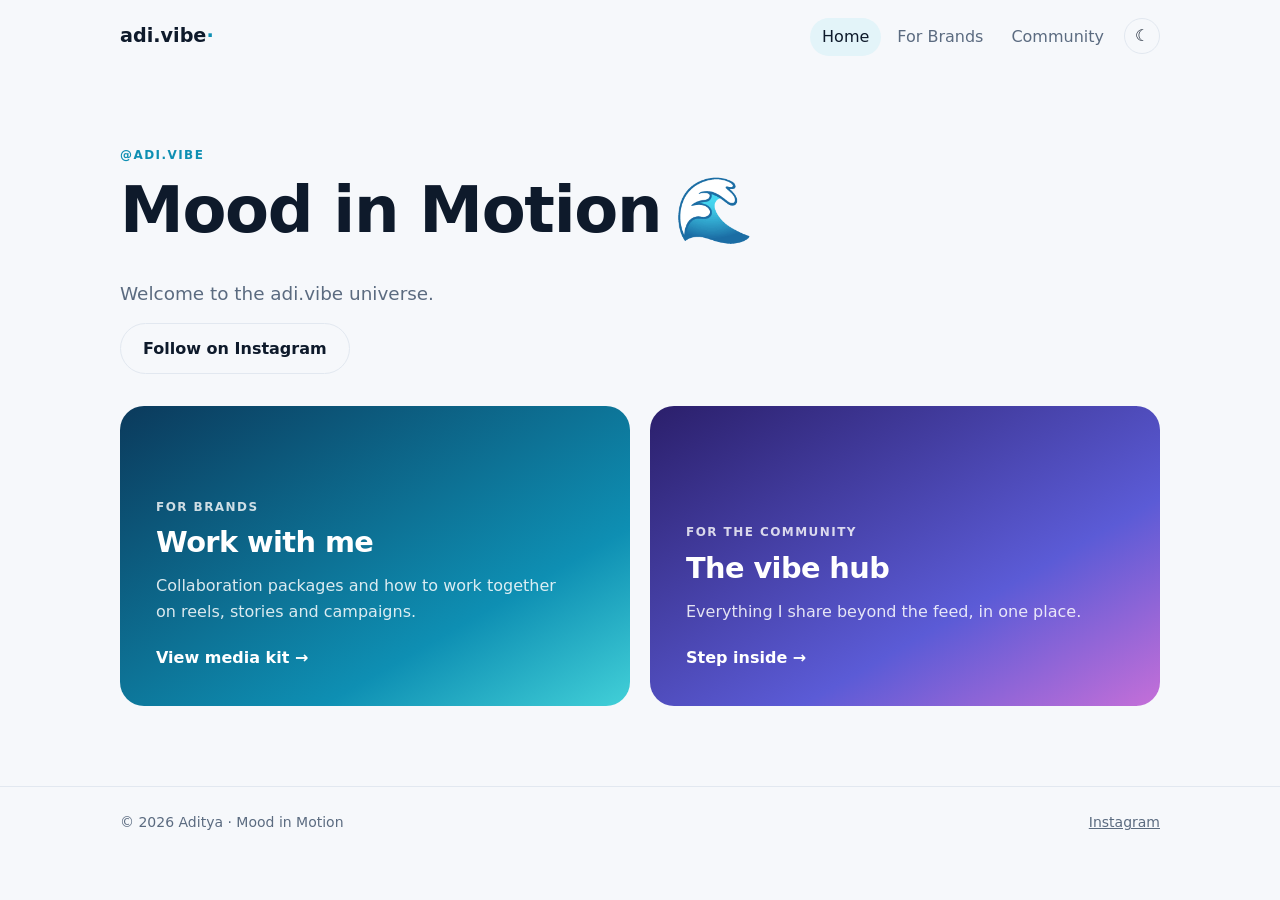
<file: index.html>
<!doctype html>
<html lang="en">
<head>
  <meta charset="utf-8">
  <meta name="viewport" content="width=device-width, initial-scale=1">
  <title>adi.vibe — Mood in Motion</title>
  <link rel="stylesheet" href="styles.css">
  <script>try { const t = localStorage.getItem("theme"); if (t) document.documentElement.dataset.theme = t; } catch (e) {}</script>
</head>
<body data-page="home">
  <header id="header"></header>

  <main>
    <section class="hero wrap">
      <p class="eyebrow" id="eyebrow"></p>
      <h1><span data-text="tagline"></span><span class="wave">🌊</span></h1>
      <p class="lede" data-text="bio"></p>
      <a class="btn ghost" data-href="instagram" target="_blank" rel="noopener">Follow on Instagram</a>
    </section>

    <section class="wrap doors">
      <a class="door brands" href="brands.html">
        <span class="eyebrow">For brands</span>
        <h2>Work with me</h2>
        <p>Collaboration packages and how to work together on reels, stories and campaigns.</p>
        <span class="arrow">View media kit →</span>
      </a>
      <a class="door community" href="community.html">
        <span class="eyebrow">For the community</span>
        <h2>The vibe hub</h2>
        <p>Everything I share beyond the feed, in one place.</p>
        <span class="arrow">Step inside →</span>
      </a>
    </section>
  </main>

  <footer id="footer"></footer>
  <script src="config.js"></script>
  <script src="app.js"></script>
</body>
</html>
</file>
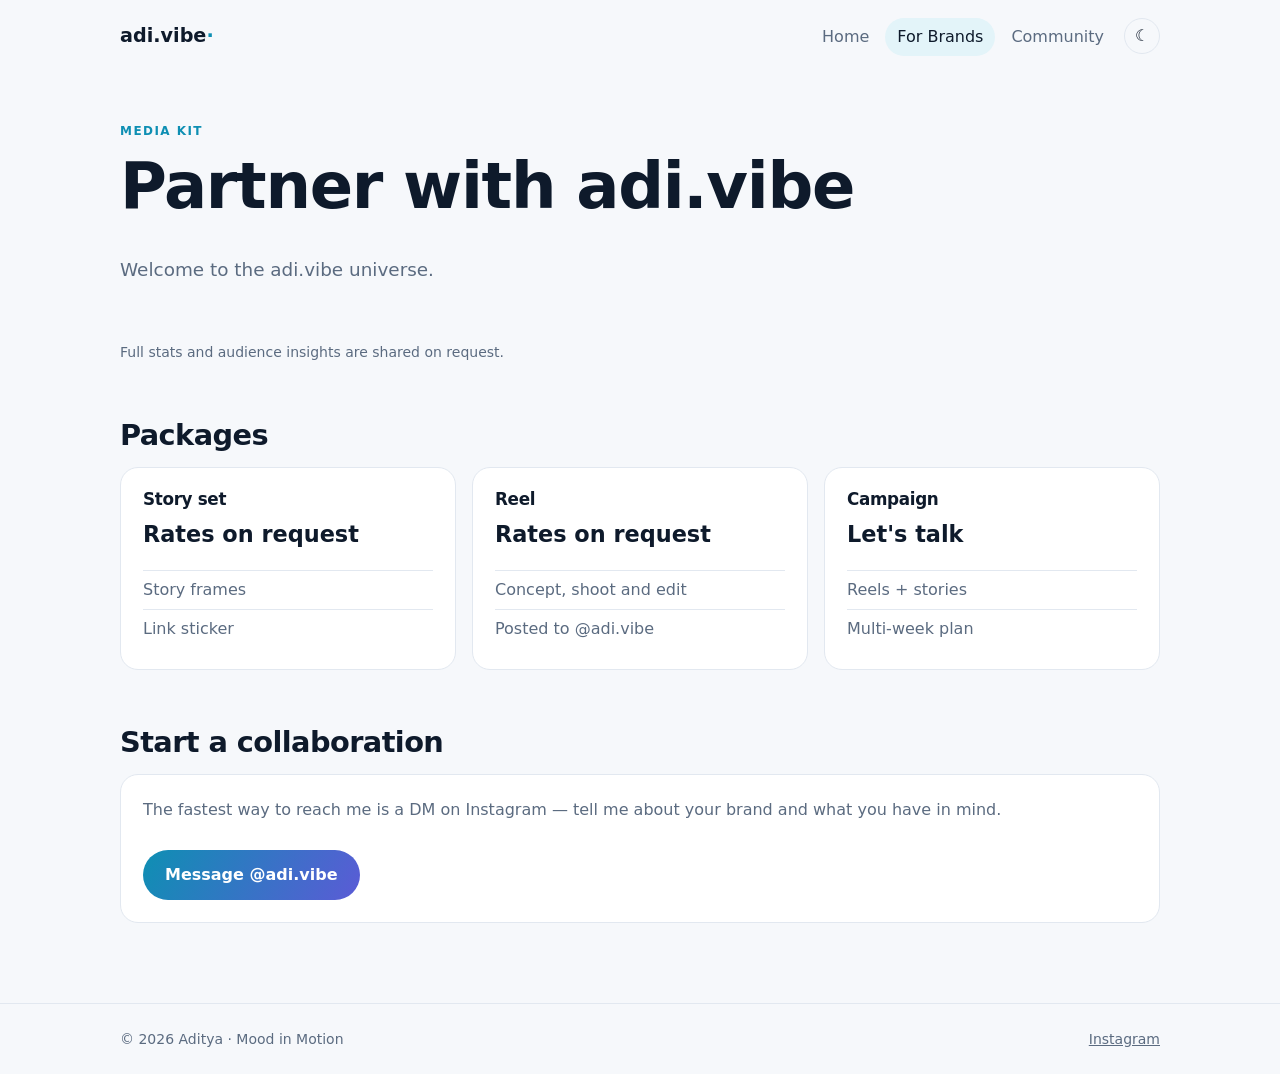
<file: brands.html>
<!doctype html>
<html lang="en">
<head>
  <meta charset="utf-8">
  <meta name="viewport" content="width=device-width, initial-scale=1">
  <title>For Brands · adi.vibe</title>
  <link rel="stylesheet" href="styles.css">
  <script>try { const t = localStorage.getItem("theme"); if (t) document.documentElement.dataset.theme = t; } catch (e) {}</script>
</head>
<body data-page="brands">
  <header id="header"></header>

  <main class="wrap">
    <section class="page-head">
      <p class="eyebrow">Media kit</p>
      <h1>Partner with <span data-text="handle"></span></h1>
      <p class="lede" data-text="bio"></p>
    </section>

    <section>
      <div class="stats" id="stats"></div>
      <p class="muted small" id="stats-updated"></p>
    </section>

    <section>
      <h2>Audience</h2>
      <div class="grid three" id="audience"></div>
    </section>

    <section>
      <h2>What I create</h2>
      <div class="grid three" id="pillars"></div>
    </section>

    <section>
      <h2>Packages</h2>
      <div class="grid three" id="packages"></div>
    </section>

    <section>
      <h2>Past collaborations</h2>
      <div class="grid two" id="collabs"></div>
      <div class="grid two" id="testimonials"></div>
    </section>

    <section id="contact">
      <h2>Start a collaboration</h2>
      <form class="card form" id="inquiry">
        <label>Your name<input name="name" required></label>
        <label>Brand<input name="brand" required></label>
        <label>Email<input name="email" type="email" required></label>
        <label>Budget
          <select name="budget">
            <option>Not sure yet</option>
            <option>Under $500</option>
            <option>$500 – $2,000</option>
            <option>$2,000+</option>
          </select>
        </label>
        <label class="full">What do you have in mind?<textarea name="message" rows="4" required></textarea></label>
        <div class="full form-foot">
          <button class="btn" type="submit">Send inquiry</button>
          <span class="muted small">Or email <b id="inquiry-email"></b></span>
        </div>
        <p class="full muted small" id="inquiry-note" hidden>Your mail app should open with the message ready to send.</p>
      </form>
      <div class="card form-foot" id="dm" hidden>
        <p>The fastest way to reach me is a DM on Instagram — tell me about your brand and what you have in mind.</p>
        <a class="btn" target="_blank" rel="noopener">Message @adi.vibe</a>
      </div>
    </section>
  </main>

  <footer id="footer"></footer>
  <script src="config.js"></script>
  <script src="app.js"></script>
</body>
</html>
</file>
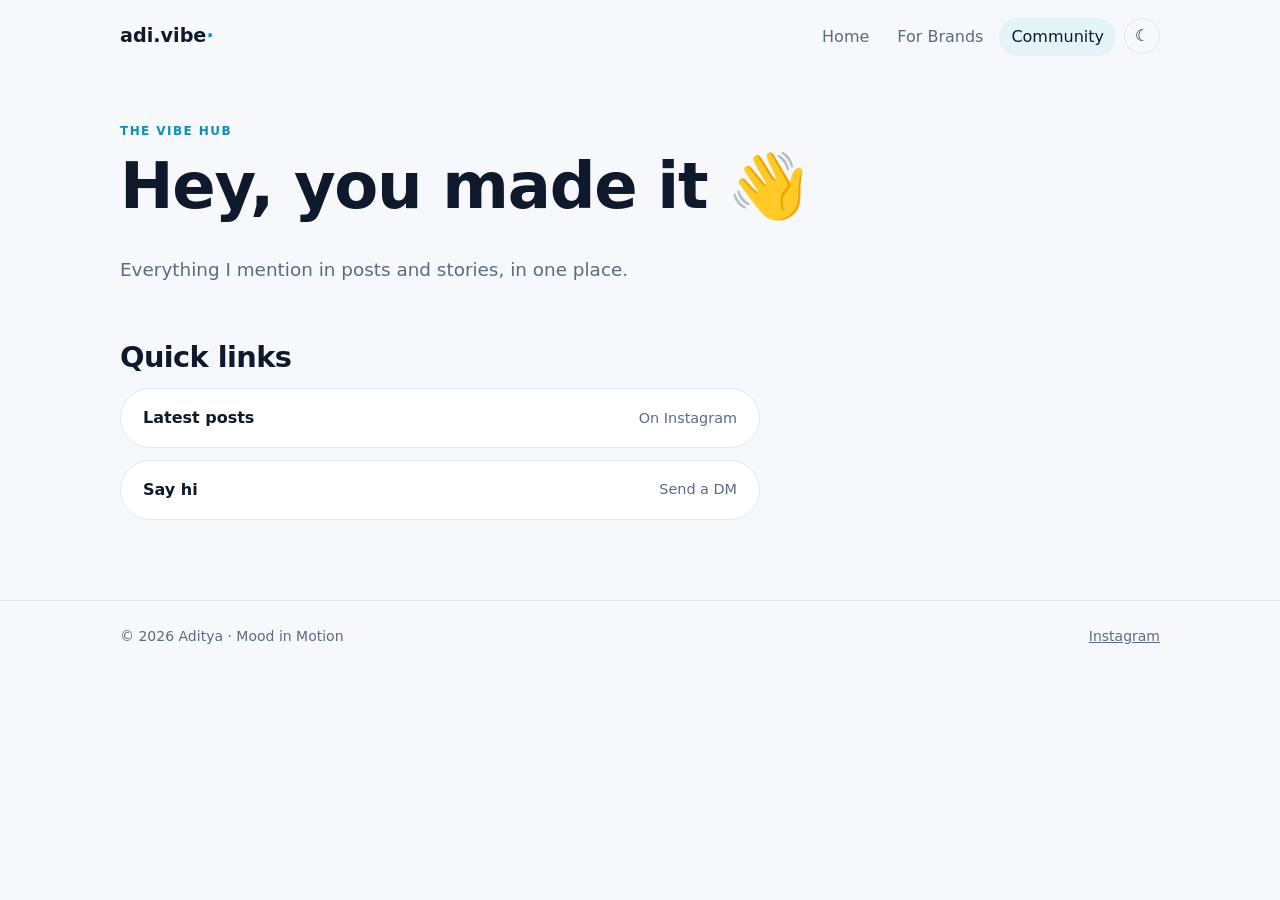
<file: community.html>
<!doctype html>
<html lang="en">
<head>
  <meta charset="utf-8">
  <meta name="viewport" content="width=device-width, initial-scale=1">
  <title>Community · adi.vibe</title>
  <link rel="stylesheet" href="styles.css">
  <script>try { const t = localStorage.getItem("theme"); if (t) document.documentElement.dataset.theme = t; } catch (e) {}</script>
</head>
<body data-page="community">
  <header id="header"></header>

  <main class="wrap">
    <section class="page-head">
      <p class="eyebrow">The vibe hub</p>
      <h1>Hey, you made it 👋</h1>
      <p class="lede">Everything I mention in posts and stories, in one place.</p>
    </section>

    <section>
      <h2>Quick links</h2>
      <div class="links" id="links"></div>
    </section>

    <section>
      <h2>Featured posts</h2>
      <div class="grid three" id="featured"></div>
    </section>

    <section>
      <h2>Favourites</h2>
      <div class="filters" id="fav-filters"></div>
      <div class="grid three" id="favorites"></div>
    </section>

    <section>
      <h2>You ask, I answer</h2>
      <div class="faq" id="faq"></div>
    </section>
  </main>

  <footer id="footer"></footer>
  <script src="config.js"></script>
  <script src="app.js"></script>
</body>
</html>
</file>
<file: styles.css>
:root {
  --bg: #f6f8fb;
  --surface: #ffffff;
  --text: #0e1a2b;
  --muted: #5b6b80;
  --line: #e2e8f0;
  --accent: #0e8fb3;
  --accent-2: #5b5bd6;
  --accent-soft: #e3f4f9;
  --radius: 18px;
  color-scheme: light;
}
/* Dark theme: follows the system unless the visitor picked one with the toggle */
:root[data-theme="dark"] {
  --bg: #07111f;
  --surface: #0f1d30;
  --text: #e8eef6;
  --muted: #93a3b8;
  --line: #1e2f47;
  --accent: #3cc6e8;
  --accent-2: #8b8bff;
  --accent-soft: #10304a;
  color-scheme: dark;
}
@media (prefers-color-scheme: dark) {
  :root:not([data-theme="light"]) {
    --bg: #07111f;
    --surface: #0f1d30;
    --text: #e8eef6;
    --muted: #93a3b8;
    --line: #1e2f47;
    --accent: #3cc6e8;
    --accent-2: #8b8bff;
    --accent-soft: #10304a;
    color-scheme: dark;
  }
}

* { box-sizing: border-box; }
[hidden] { display: none !important; }
body {
  margin: 0;
  font: 16px/1.6 system-ui, -apple-system, "Segoe UI", Roboto, sans-serif;
  background: var(--bg);
  color: var(--text);
}
a { color: inherit; }
h1, h2, h3 { line-height: 1.15; margin: 0 0 .5em; letter-spacing: -.02em; }
h1 { font-size: clamp(2.2rem, 6vw, 4rem); }
h2 { font-size: clamp(1.4rem, 3vw, 1.8rem); }
h3 { font-size: 1.05rem; }
p { margin: 0 0 .75em; }
.wrap { max-width: 1080px; margin: 0 auto; padding-inline: 20px; }
.muted { color: var(--muted); }
.small { font-size: .875rem; }
.eyebrow { text-transform: uppercase; letter-spacing: .12em; font-size: .75rem; font-weight: 600; color: var(--accent); margin-bottom: .75em; }
.lede { font-size: 1.15rem; color: var(--muted); max-width: 60ch; }
main section { margin-block: 56px; }

/* Header / footer */
.draft { background: #fff4d6; color: #6b4e00; text-align: center; font-size: .85rem; padding: 6px 16px; }
.nav { display: flex; align-items: center; justify-content: space-between; flex-wrap: wrap; gap: 12px; padding-block: 18px; }
.logo { font-weight: 800; font-size: 1.2rem; text-decoration: none; }
.logo span { color: var(--accent); }
.nav-links { display: flex; gap: 4px; flex-wrap: wrap; }
.nav-links a { text-decoration: none; padding: 6px 12px; border-radius: 999px; color: var(--muted); }
.nav-links a:hover { color: var(--text); }
.nav-links a[aria-current="page"] { background: var(--accent-soft); color: var(--text); }
.theme-toggle {
  border: 1.5px solid var(--line); background: transparent; color: var(--text); cursor: pointer;
  width: 36px; height: 36px; border-radius: 999px; font-size: 1rem; line-height: 1; margin-left: 4px;
}
.theme-toggle:hover { border-color: var(--accent); }
footer { border-top: 1px solid var(--line); margin-top: 80px; color: var(--muted); font-size: .875rem; }
.footer-row { display: flex; justify-content: space-between; flex-wrap: wrap; gap: 8px; padding-block: 24px; }

/* Buttons */
.btn {
  display: inline-block; border: 0; cursor: pointer; text-decoration: none; font: inherit; font-weight: 600;
  padding: 12px 22px; border-radius: 999px; color: #fff;
  background: linear-gradient(120deg, var(--accent), var(--accent-2));
}
.btn.ghost { background: transparent; color: var(--text); border: 1.5px solid var(--line); }
.btn.ghost:hover { border-color: var(--accent); }

/* Home */
.hero { padding-block: 72px 32px; }
.wave { display: inline-block; margin-left: .2em; animation: drift 4s ease-in-out infinite; }
@keyframes drift { 50% { transform: translate(6px, -4px) rotate(6deg); } }
@media (prefers-reduced-motion: reduce) { .wave { animation: none; } }
.doors { display: grid; grid-template-columns: repeat(auto-fit, minmax(280px, 1fr)); gap: 20px; }
.door {
  position: relative; overflow: hidden; text-decoration: none; padding: 36px; border-radius: 24px;
  min-height: 300px; display: flex; flex-direction: column; justify-content: flex-end; color: #fff;
  transition: transform .2s ease;
}
.door:hover { transform: translateY(-4px); }
.door .eyebrow { color: rgba(255,255,255,.8); }
.door p { color: rgba(255,255,255,.85); max-width: 40ch; }
.door .arrow { font-weight: 600; margin-top: 8px; }
.door.brands { background: linear-gradient(150deg, #0b3a5c, #0e8fb3 70%, #42d0d8); }
.door.community { background: linear-gradient(150deg, #2b1f6b, #5b5bd6 65%, #c56fd8); }

/* Cards & grids */
.page-head { margin-block: 48px 24px; }
.grid { display: grid; gap: 16px; }
.grid.two { grid-template-columns: repeat(auto-fit, minmax(260px, 1fr)); }
.grid.three { grid-template-columns: repeat(auto-fit, minmax(240px, 1fr)); }
.grid + .grid { margin-top: 16px; }
.card { background: var(--surface); border: 1px solid var(--line); border-radius: var(--radius); padding: 22px; text-decoration: none; display: block; }
a.card:hover { border-color: var(--accent); }
.card p { color: var(--muted); }
.tag { display: inline-block; font-size: .72rem; font-weight: 600; padding: 3px 10px; border-radius: 999px; background: var(--accent-soft); color: var(--accent); margin-bottom: 10px; }

/* Brands */
.stats { display: grid; grid-template-columns: repeat(auto-fit, minmax(160px, 1fr)); gap: 16px; margin-bottom: 8px; }
.stat { background: var(--surface); border: 1px solid var(--line); border-radius: var(--radius); padding: 22px; }
.stat b { display: block; font-size: 2rem; letter-spacing: -.02em; }
.stat span { color: var(--muted); font-size: .9rem; }
.bar { display: grid; grid-template-columns: 6.5em 1fr 3em; align-items: center; gap: 10px; font-size: .9rem; margin-top: 10px; }
.bar span { color: var(--muted); overflow: hidden; text-overflow: ellipsis; white-space: nowrap; }
.bar i { height: 8px; background: var(--accent-soft); border-radius: 999px; overflow: hidden; }
.bar em { display: block; height: 100%; background: var(--accent); border-radius: 999px; }
.bar b { text-align: right; font-weight: 600; }
.pillar .num { font-weight: 800; color: var(--accent); font-size: .85rem; }
.package ul { list-style: none; padding: 0; margin: 0; }
.package li { padding: 6px 0; border-top: 1px solid var(--line); color: var(--muted); }
.package .price { font-size: 1.4rem; font-weight: 700; color: var(--text); }
.package.featured { border: 2px solid var(--accent); }
blockquote { margin: 0; }
blockquote p { font-size: 1.05rem; color: var(--text) !important; }
cite { color: var(--muted); font-style: normal; font-size: .9rem; }

.form { display: grid; grid-template-columns: repeat(auto-fit, minmax(240px, 1fr)); gap: 16px; }
.form label { display: grid; gap: 6px; font-size: .9rem; font-weight: 600; }
.form .full { grid-column: 1 / -1; }
.form input, .form select, .form textarea {
  font: inherit; font-weight: 400; padding: 10px 12px; border-radius: 10px;
  border: 1px solid var(--line); background: var(--bg); color: var(--text);
}
.form input:focus, .form select:focus, .form textarea:focus { outline: 2px solid var(--accent); outline-offset: 1px; }
.form-foot { display: flex; align-items: center; gap: 16px; flex-wrap: wrap; }

/* Community */
.links { display: grid; gap: 12px; max-width: 640px; }
.pill-link {
  display: flex; justify-content: space-between; align-items: center; gap: 12px; flex-wrap: wrap;
  padding: 16px 22px; border-radius: 999px; background: var(--surface); border: 1px solid var(--line); text-decoration: none;
}
a.pill-link:hover { border-color: var(--accent); }
.pill-link span { color: var(--muted); font-size: .9rem; }
.post .thumb { aspect-ratio: 4 / 5; border-radius: 12px; margin-bottom: 14px; }
.t0 { background: linear-gradient(160deg, #0b3a5c, #42d0d8); }
.t1 { background: linear-gradient(160deg, #2b1f6b, #c56fd8); }
.t2 { background: linear-gradient(160deg, #0e8fb3, #f2b880); }
.filters { display: flex; gap: 8px; flex-wrap: wrap; margin-bottom: 16px; }
.filters button {
  font: inherit; font-size: .9rem; cursor: pointer; padding: 6px 14px; border-radius: 999px;
  border: 1px solid var(--line); background: var(--surface); color: var(--muted);
}
.filters button[aria-pressed="true"] { background: var(--text); color: var(--bg); border-color: var(--text); }
.faq { display: grid; gap: 10px; max-width: 760px; }
.faq summary { cursor: pointer; font-weight: 600; }
.faq details p { margin: 12px 0 0; }
</file>
